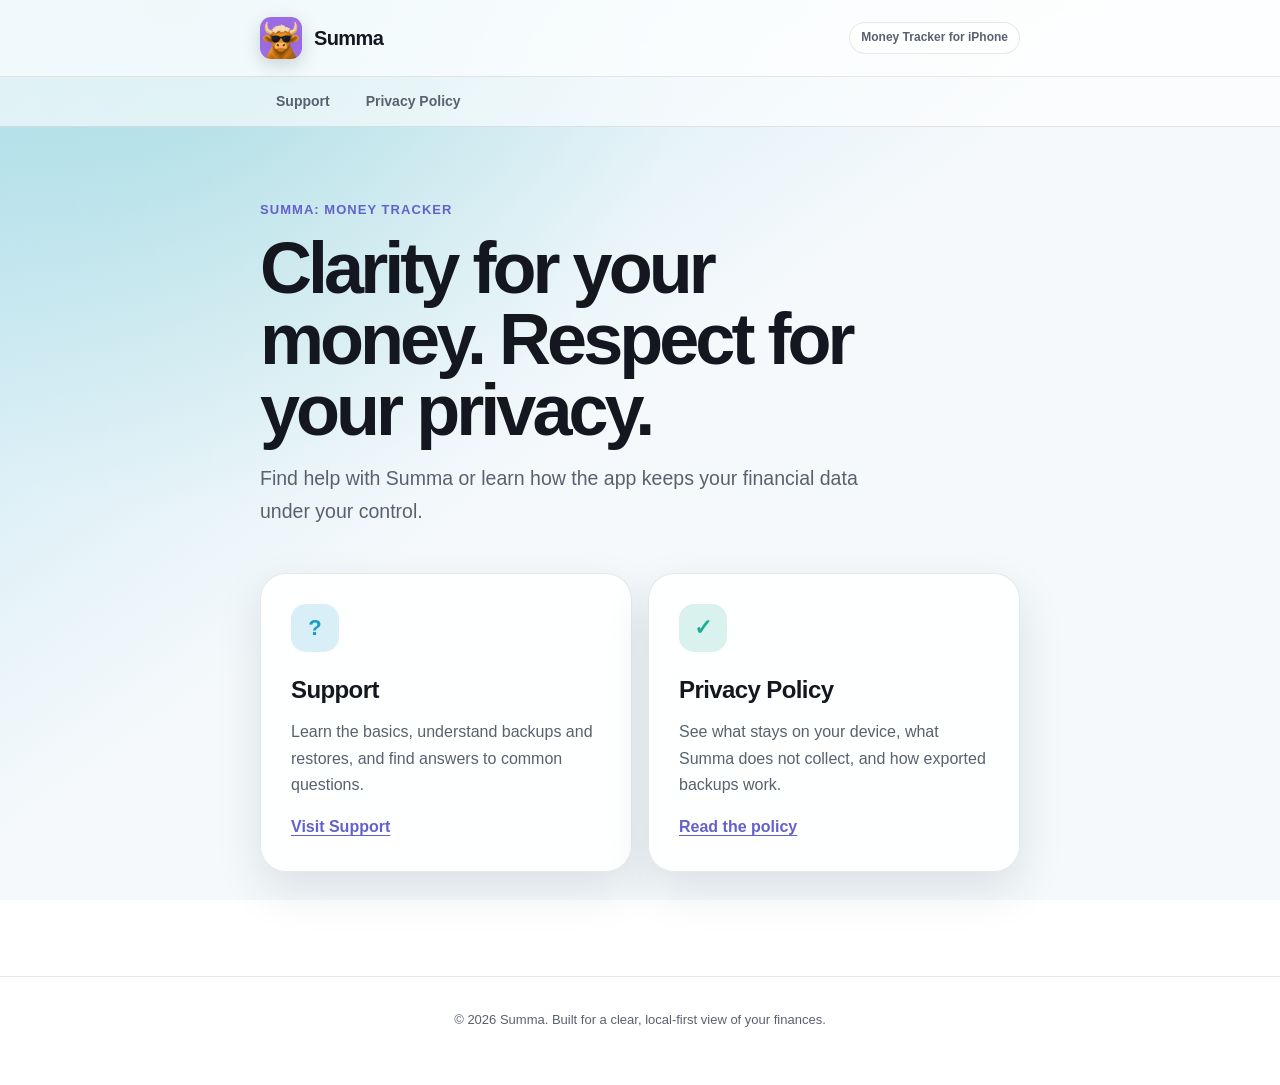
<file: index.html>
<!doctype html>
<html lang="en">
<head>
  <meta charset="utf-8">
  <meta name="viewport" content="width=device-width, initial-scale=1">
  <meta name="description" content="Support and privacy information for Summa: Money Tracker.">
  <meta name="theme-color" content="#141720">
  <title>Summa — Support &amp; Privacy</title>
  <link rel="icon" type="image/png" href="assets/summa-icon.png">
  <link rel="stylesheet" href="assets/styles.css">
</head>
<body>
  <header class="site-header">
    <div class="header-inner">
      <a class="brand" href="./" aria-label="Summa home">
        <img src="assets/summa-icon.png" alt="" width="42" height="42">
        <span>Summa</span>
      </a>
      <span class="product-label">Money Tracker for iPhone</span>
    </div>
  </header>

  <nav class="site-nav" aria-label="Primary navigation">
    <div class="nav-inner">
      <a href="support.html">Support</a>
      <a href="privacy-policy.html">Privacy Policy</a>
    </div>
  </nav>

  <main class="container">
    <p class="eyebrow">Summa: Money Tracker</p>
    <h1>Clarity for your money. Respect for your privacy.</h1>
    <p class="lede">Find help with Summa or learn how the app keeps your financial data under your control.</p>

    <div class="card-grid">
      <article class="card" style="--accent: var(--cyan)">
        <div class="icon-tile" aria-hidden="true">?</div>
        <h2>Support</h2>
        <p>Learn the basics, understand backups and restores, and find answers to common questions.</p>
        <a class="text-link" href="support.html">Visit Support</a>
      </article>

      <article class="card" style="--accent: var(--teal)">
        <div class="icon-tile" aria-hidden="true">✓</div>
        <h2>Privacy Policy</h2>
        <p>See what stays on your device, what Summa does not collect, and how exported backups work.</p>
        <a class="text-link" href="privacy-policy.html">Read the policy</a>
      </article>
    </div>
  </main>

  <footer class="site-footer">
    <p>© 2026 Summa. Built for a clear, local-first view of your finances.</p>
  </footer>
</body>
</html>
</file>
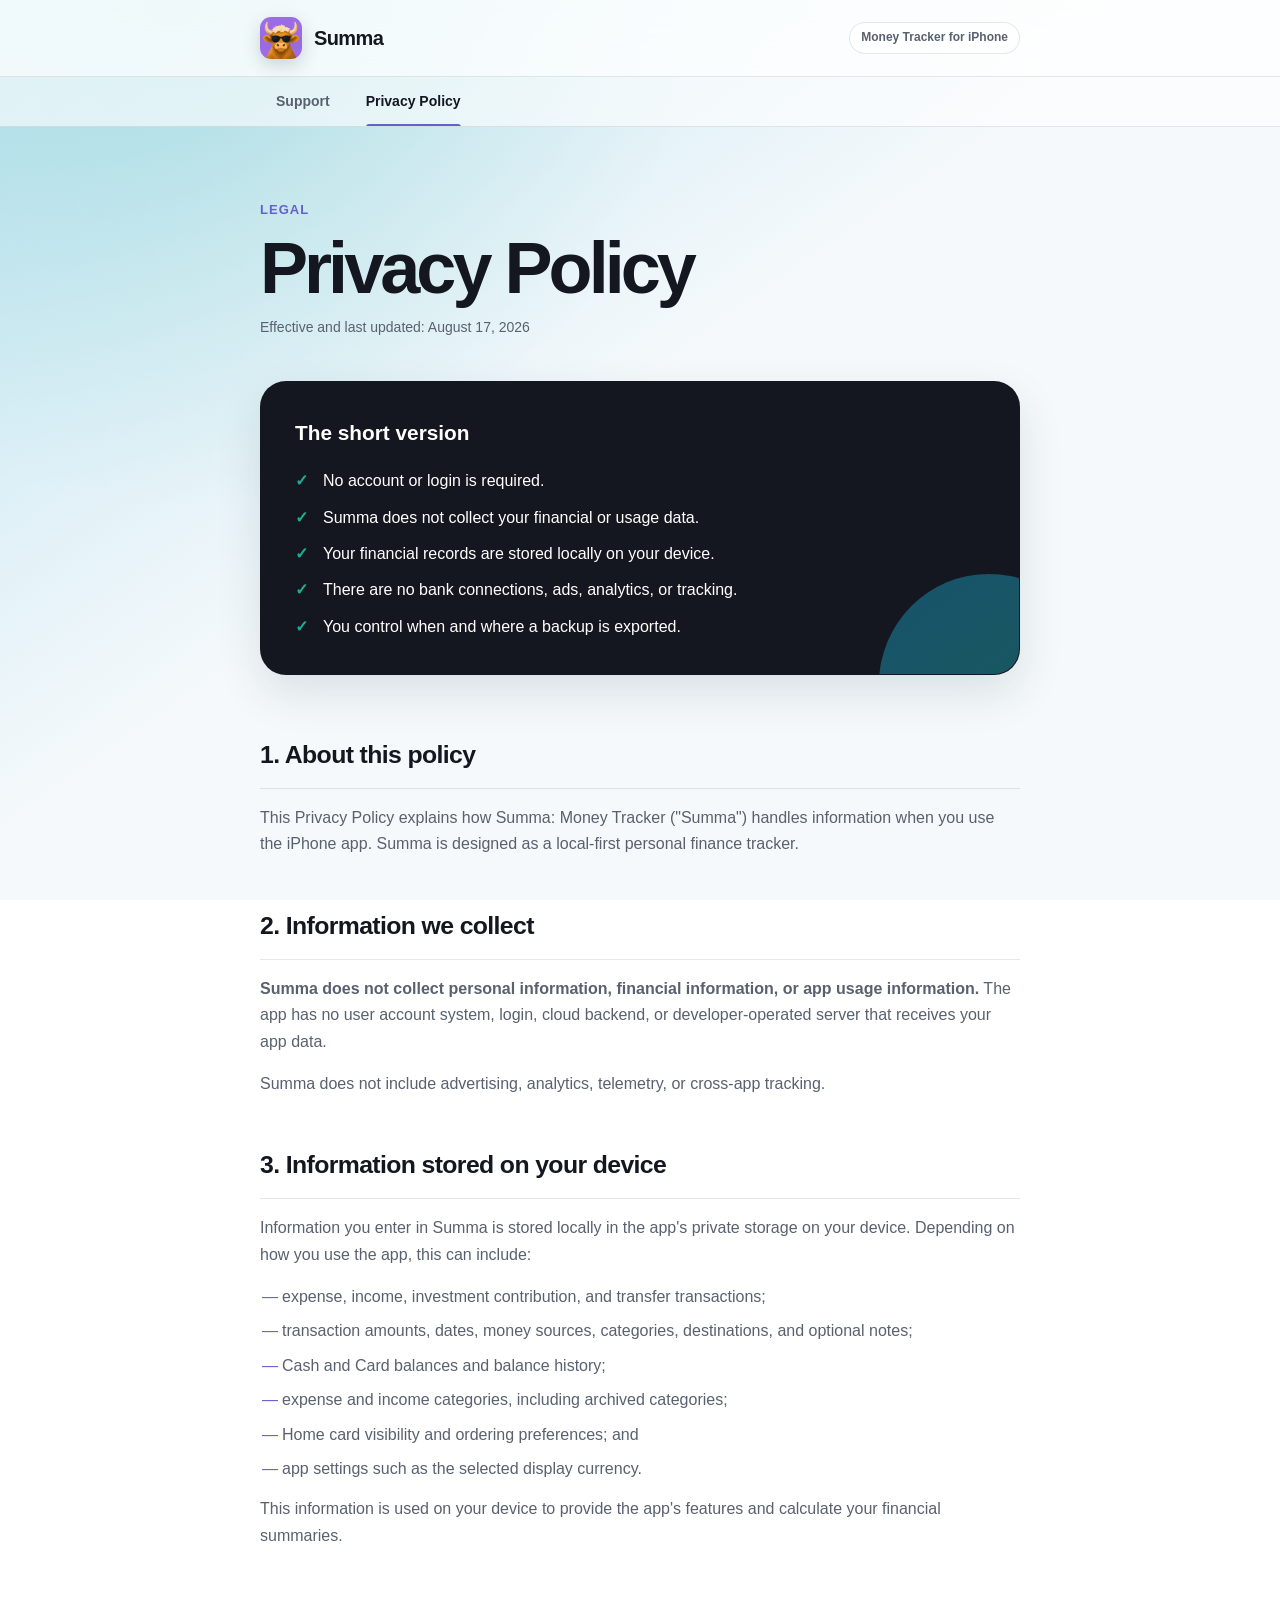
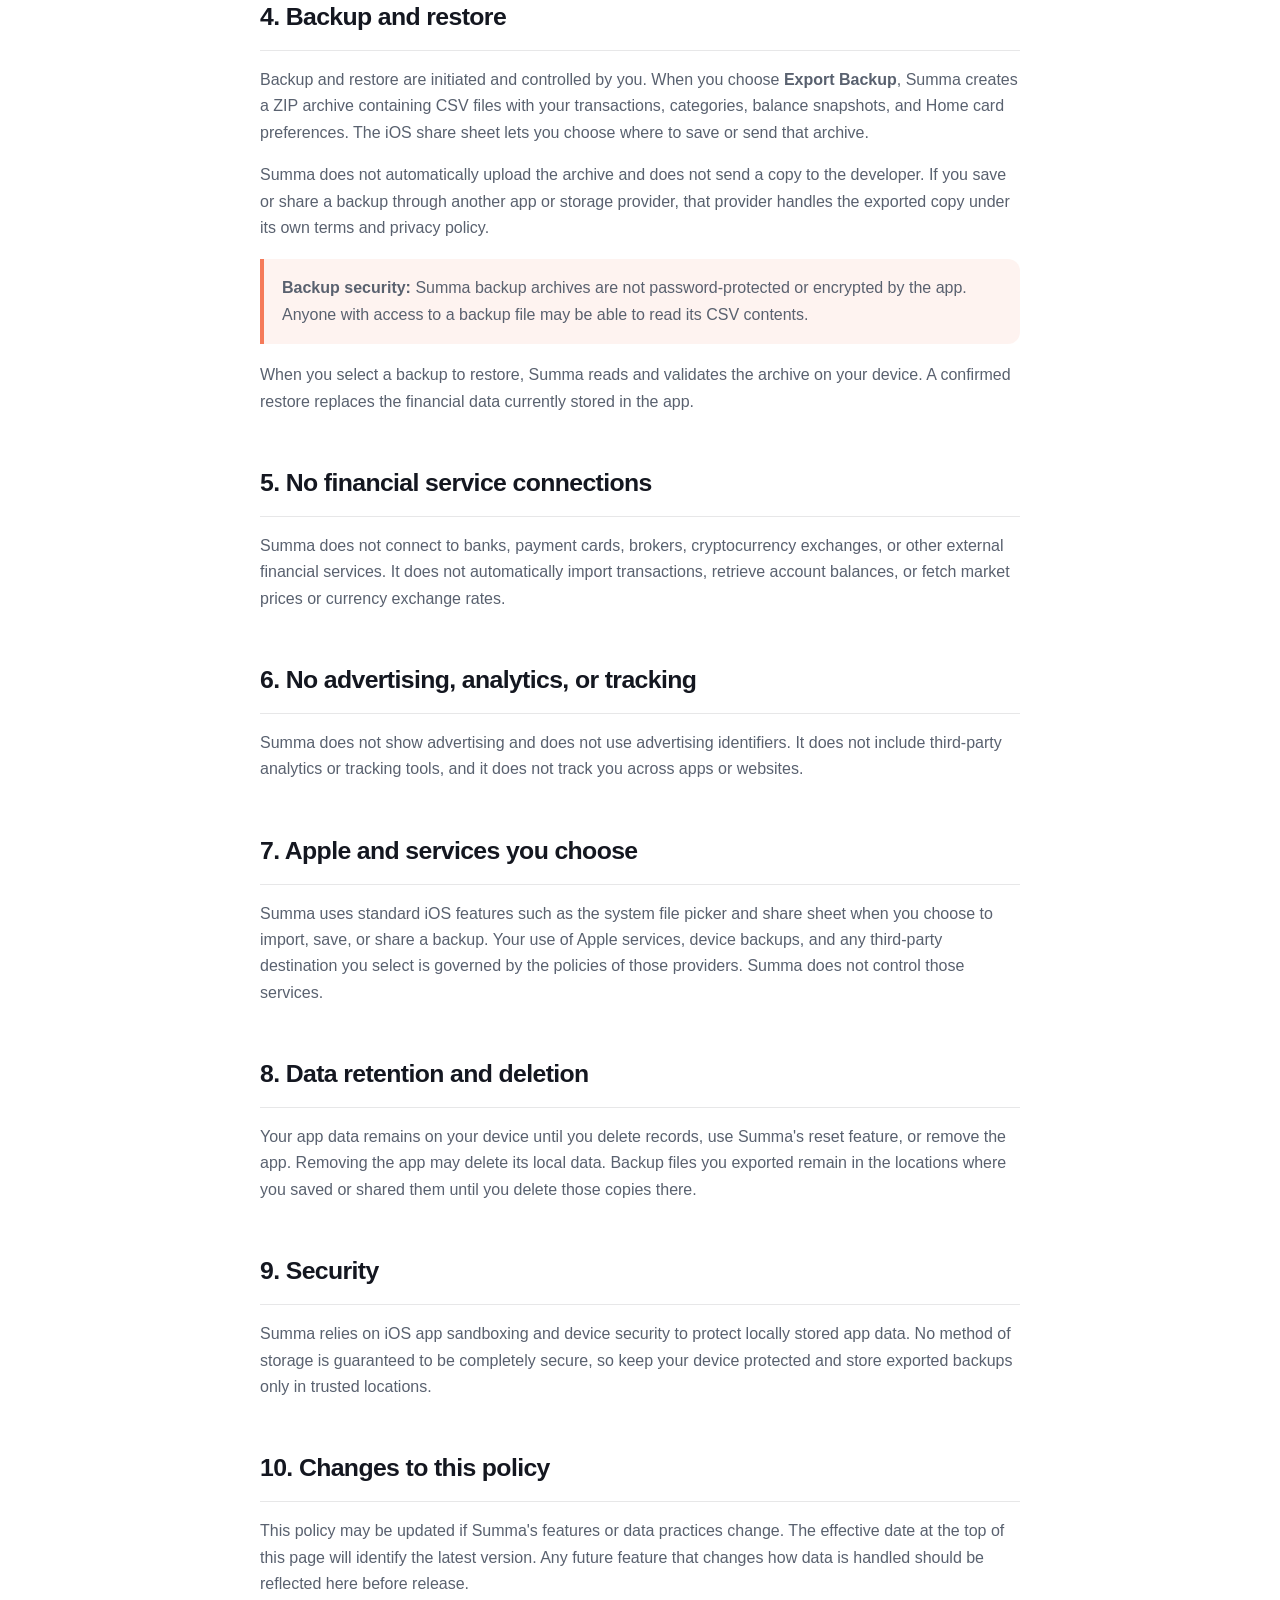
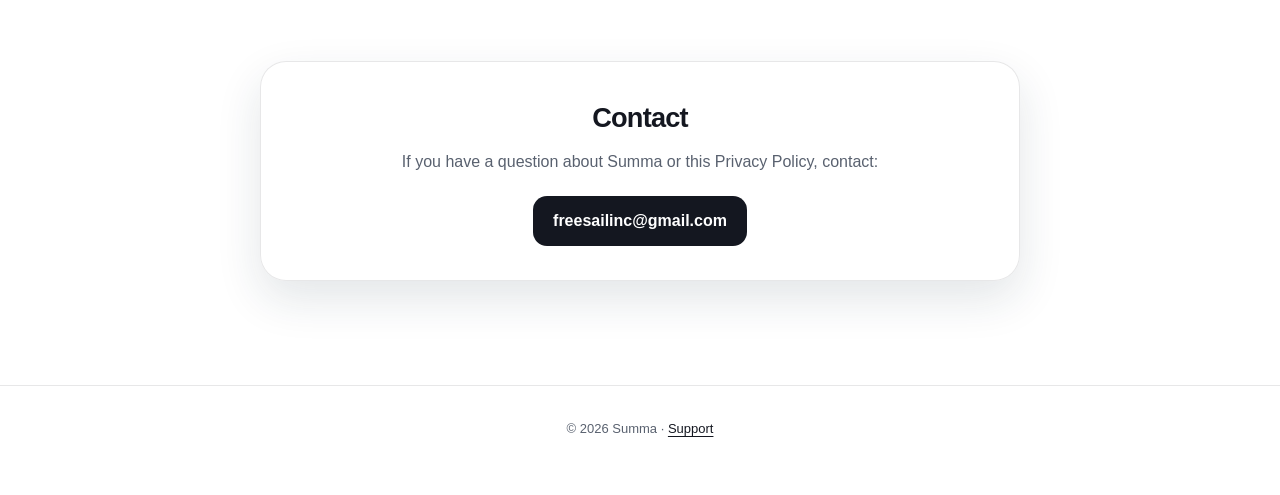
<file: privacy-policy.html>
<!doctype html>
<html lang="en">
<head>
  <meta charset="utf-8">
  <meta name="viewport" content="width=device-width, initial-scale=1">
  <meta name="description" content="Privacy Policy for Summa: Money Tracker, a local-first personal finance app for iPhone.">
  <meta name="theme-color" content="#141720">
  <title>Privacy Policy — Summa</title>
  <link rel="icon" type="image/png" href="assets/summa-icon.png">
  <link rel="stylesheet" href="assets/styles.css">
</head>
<body>
  <header class="site-header">
    <div class="header-inner">
      <a class="brand" href="../" aria-label="Summa home">
        <img src="assets/summa-icon.png" alt="" width="42" height="42">
        <span>Summa</span>
      </a>
      <span class="product-label">Money Tracker for iPhone</span>
    </div>
  </header>

  <nav class="site-nav" aria-label="Primary navigation">
    <div class="nav-inner">
      <a href="support.html">Support</a>
      <a href="privacy-policy.html" aria-current="page">Privacy Policy</a>
    </div>
  </nav>

  <main class="container">
    <p class="eyebrow">Legal</p>
    <h1>Privacy Policy</h1>
    <p class="meta">Effective and last updated: August 17, 2026</p>

    <div class="summary">
      <h2>The short version</h2>
      <ul class="check-list">
        <li>No account or login is required.</li>
        <li>Summa does not collect your financial or usage data.</li>
        <li>Your financial records are stored locally on your device.</li>
        <li>There are no bank connections, ads, analytics, or tracking.</li>
        <li>You control when and where a backup is exported.</li>
      </ul>
    </div>

    <section class="legal-section">
      <h2>1. About this policy</h2>
      <p>This Privacy Policy explains how Summa: Money Tracker ("Summa") handles information when you use the iPhone app. Summa is designed as a local-first personal finance tracker.</p>
    </section>

    <section class="legal-section">
      <h2>2. Information we collect</h2>
      <p><strong>Summa does not collect personal information, financial information, or app usage information.</strong> The app has no user account system, login, cloud backend, or developer-operated server that receives your app data.</p>
      <p>Summa does not include advertising, analytics, telemetry, or cross-app tracking.</p>
    </section>

    <section class="legal-section">
      <h2>3. Information stored on your device</h2>
      <p>Information you enter in Summa is stored locally in the app's private storage on your device. Depending on how you use the app, this can include:</p>
      <ul class="plain-list">
        <li>expense, income, investment contribution, and transfer transactions;</li>
        <li>transaction amounts, dates, money sources, categories, destinations, and optional notes;</li>
        <li>Cash and Card balances and balance history;</li>
        <li>expense and income categories, including archived categories;</li>
        <li>Home card visibility and ordering preferences; and</li>
        <li>app settings such as the selected display currency.</li>
      </ul>
      <p>This information is used on your device to provide the app's features and calculate your financial summaries.</p>
    </section>

    <section class="legal-section">
      <h2>4. Backup and restore</h2>
      <p>Backup and restore are initiated and controlled by you. When you choose <strong>Export Backup</strong>, Summa creates a ZIP archive containing CSV files with your transactions, categories, balance snapshots, and Home card preferences. The iOS share sheet lets you choose where to save or send that archive.</p>
      <p>Summa does not automatically upload the archive and does not send a copy to the developer. If you save or share a backup through another app or storage provider, that provider handles the exported copy under its own terms and privacy policy.</p>
      <div class="notice"><strong>Backup security:</strong> Summa backup archives are not password-protected or encrypted by the app. Anyone with access to a backup file may be able to read its CSV contents.</div>
      <p>When you select a backup to restore, Summa reads and validates the archive on your device. A confirmed restore replaces the financial data currently stored in the app.</p>
    </section>

    <section class="legal-section">
      <h2>5. No financial service connections</h2>
      <p>Summa does not connect to banks, payment cards, brokers, cryptocurrency exchanges, or other external financial services. It does not automatically import transactions, retrieve account balances, or fetch market prices or currency exchange rates.</p>
    </section>

    <section class="legal-section">
      <h2>6. No advertising, analytics, or tracking</h2>
      <p>Summa does not show advertising and does not use advertising identifiers. It does not include third-party analytics or tracking tools, and it does not track you across apps or websites.</p>
    </section>

    <section class="legal-section">
      <h2>7. Apple and services you choose</h2>
      <p>Summa uses standard iOS features such as the system file picker and share sheet when you choose to import, save, or share a backup. Your use of Apple services, device backups, and any third-party destination you select is governed by the policies of those providers. Summa does not control those services.</p>
    </section>

    <section class="legal-section">
      <h2>8. Data retention and deletion</h2>
      <p>Your app data remains on your device until you delete records, use Summa's reset feature, or remove the app. Removing the app may delete its local data. Backup files you exported remain in the locations where you saved or shared them until you delete those copies there.</p>
    </section>

    <section class="legal-section">
      <h2>9. Security</h2>
      <p>Summa relies on iOS app sandboxing and device security to protect locally stored app data. No method of storage is guaranteed to be completely secure, so keep your device protected and store exported backups only in trusted locations.</p>
    </section>

    <section class="legal-section">
      <h2>10. Changes to this policy</h2>
      <p>This policy may be updated if Summa's features or data practices change. The effective date at the top of this page will identify the latest version. Any future feature that changes how data is handled should be reflected here before release.</p>
    </section>

    <section class="contact-card" aria-labelledby="contact">
      <h2 id="contact">Contact</h2>
      <p>If you have a question about Summa or this Privacy Policy, contact:</p>
      <a class="button" href="mailto:freesailinc@gmail.com?subject=Summa%20Privacy">freesailinc@gmail.com</a>
    </section>
  </main>

  <footer class="site-footer">
    <p>© 2026 Summa · <a href="support.html">Support</a></p>
  </footer>
</body>
</html>
</file>
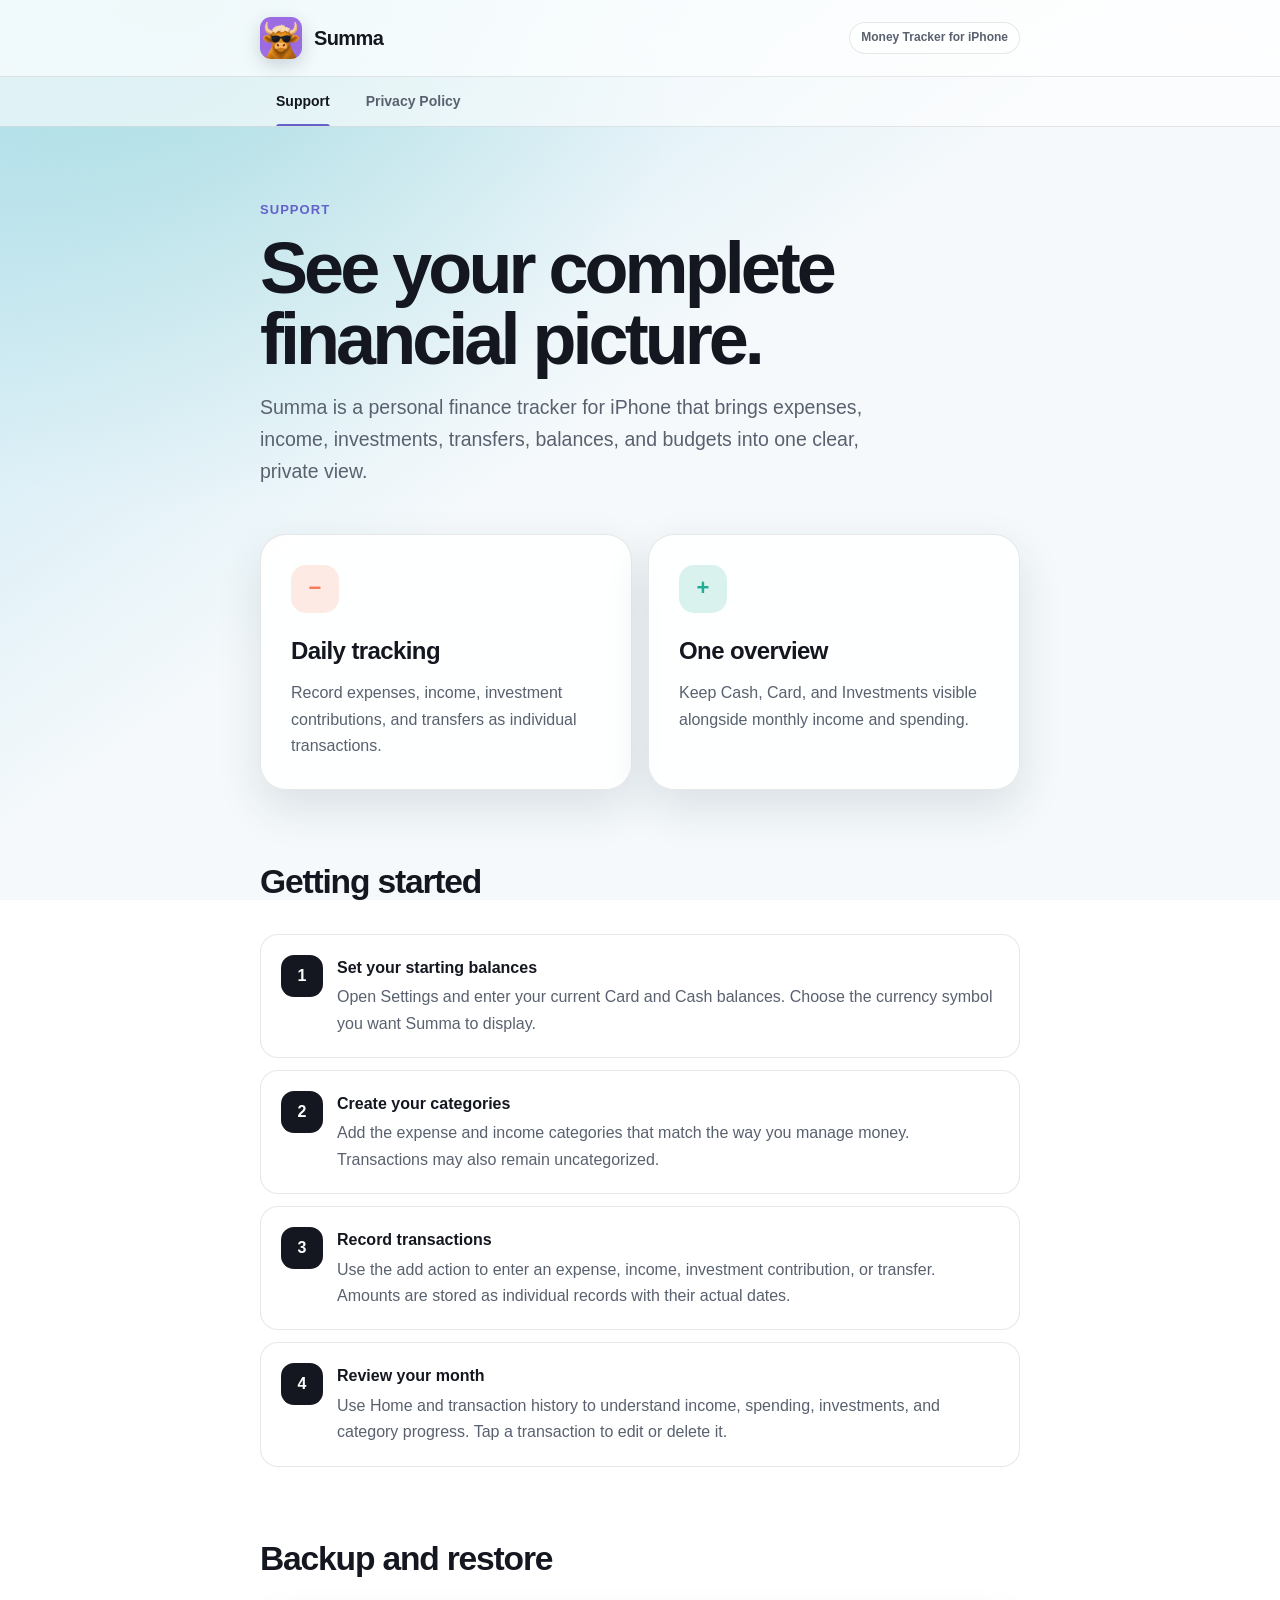
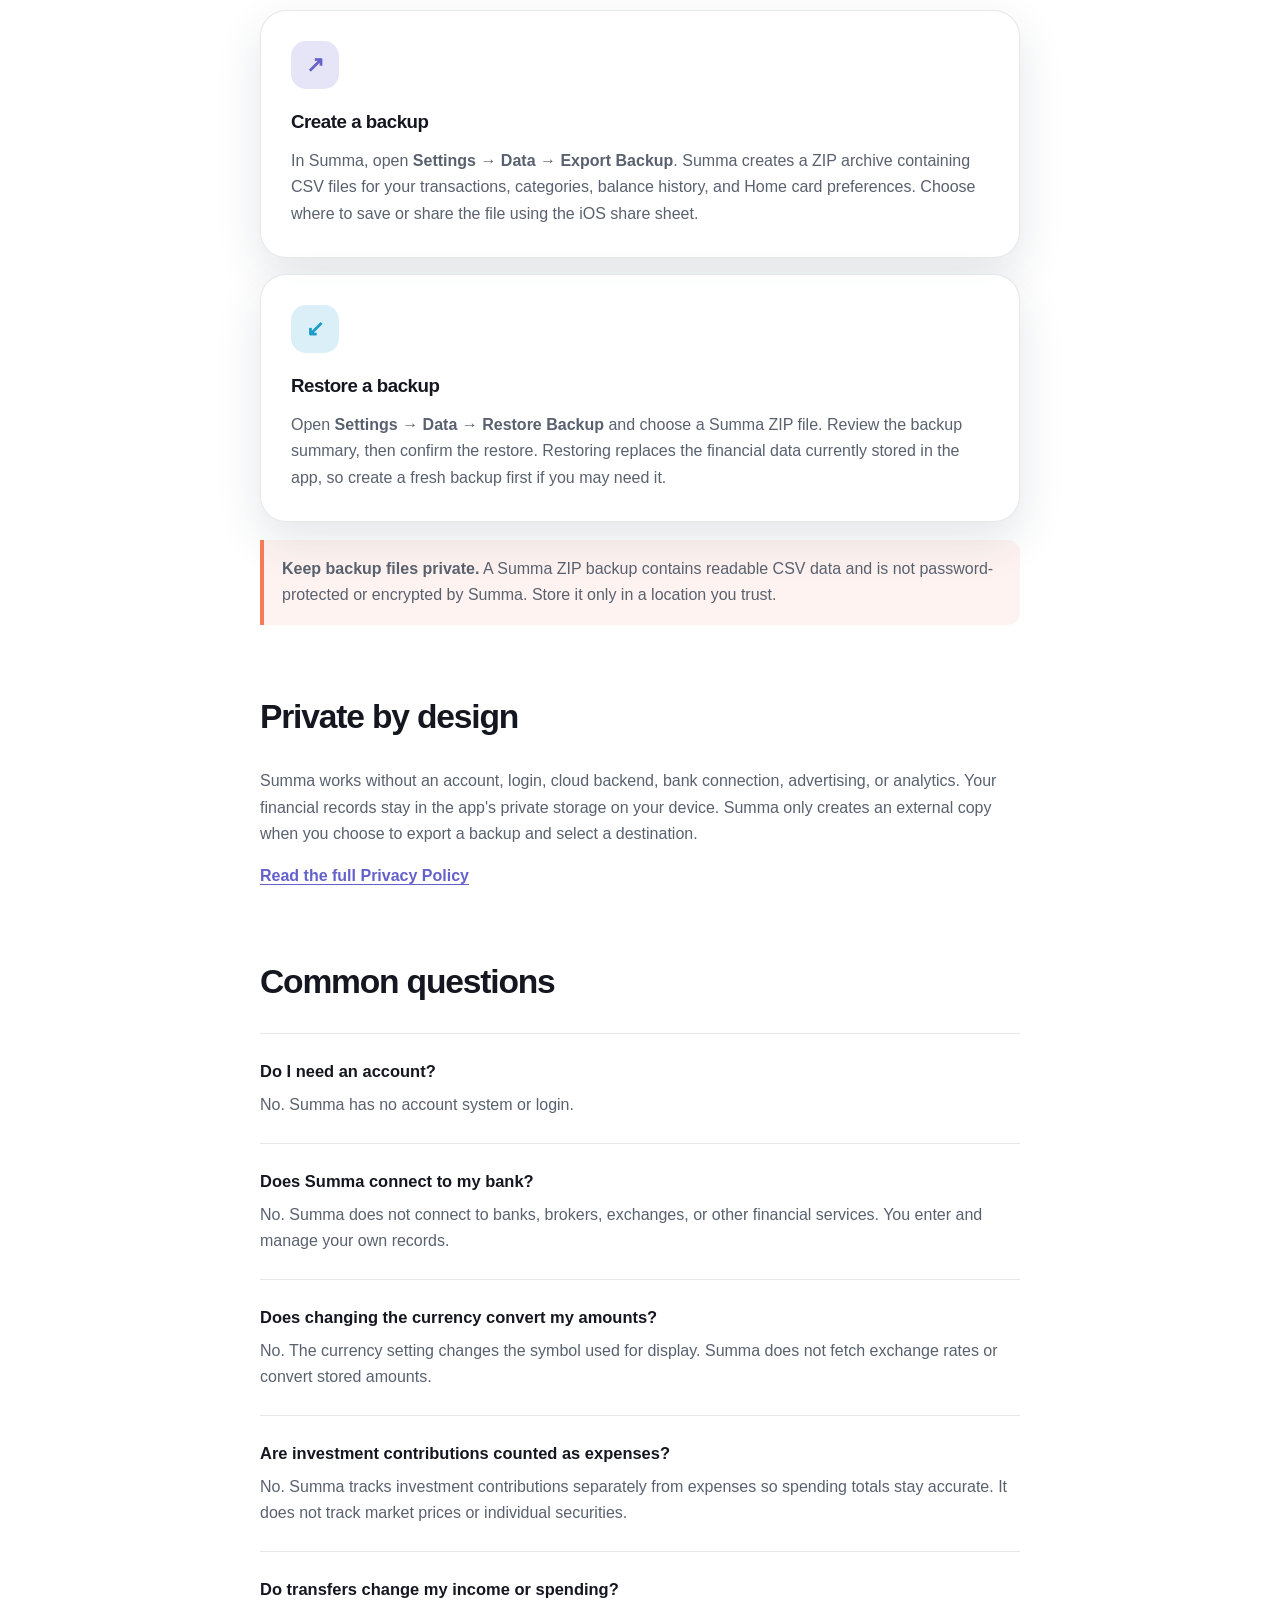
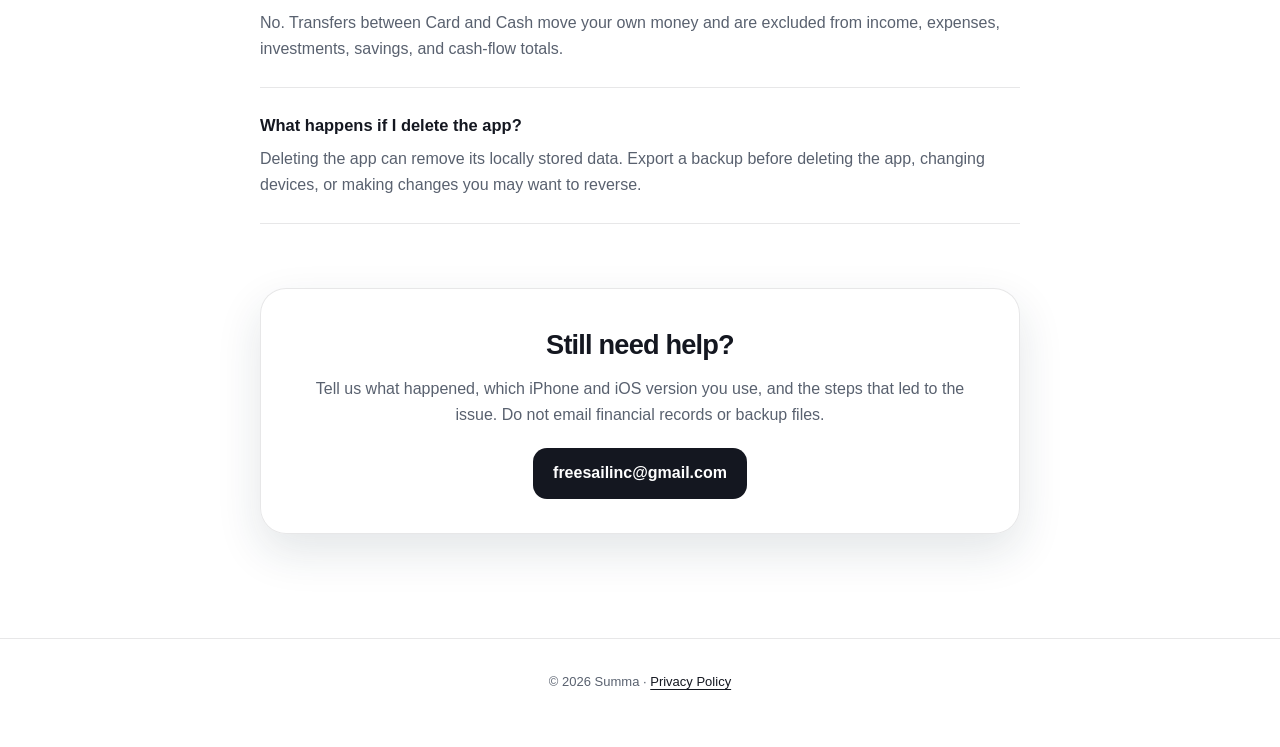
<file: support.html>
<!doctype html>
<html lang="en">
<head>
  <meta charset="utf-8">
  <meta name="viewport" content="width=device-width, initial-scale=1">
  <meta name="description" content="Help, frequently asked questions, and contact information for Summa: Money Tracker.">
  <meta name="theme-color" content="#141720">
  <title>Support — Summa</title>
  <link rel="icon" type="image/png" href="assets/summa-icon.png">
  <link rel="stylesheet" href="assets/styles.css">
</head>
<body>
  <header class="site-header">
    <div class="header-inner">
      <a class="brand" href="../" aria-label="Summa home">
        <img src="assets/summa-icon.png" alt="" width="42" height="42">
        <span>Summa</span>
      </a>
      <span class="product-label">Money Tracker for iPhone</span>
    </div>
  </header>

  <nav class="site-nav" aria-label="Primary navigation">
    <div class="nav-inner">
      <a href="support.html" aria-current="page">Support</a>
      <a href="privacy-policy.html">Privacy Policy</a>
    </div>
  </nav>

  <main class="container">
    <p class="eyebrow">Support</p>
    <h1>See your complete financial picture.</h1>
    <p class="lede">Summa is a personal finance tracker for iPhone that brings expenses, income, investments, transfers, balances, and budgets into one clear, private view.</p>

    <div class="card-grid">
      <article class="card" style="--accent: var(--coral)">
        <div class="icon-tile" aria-hidden="true">−</div>
        <h2>Daily tracking</h2>
        <p>Record expenses, income, investment contributions, and transfers as individual transactions.</p>
      </article>
      <article class="card" style="--accent: var(--teal)">
        <div class="icon-tile" aria-hidden="true">+</div>
        <h2>One overview</h2>
        <p>Keep Cash, Card, and Investments visible alongside monthly income and spending.</p>
      </article>
    </div>

    <section class="section" aria-labelledby="getting-started">
      <h2 id="getting-started">Getting started</h2>
      <ol class="steps">
        <li><div><strong>Set your starting balances</strong>Open Settings and enter your current Card and Cash balances. Choose the currency symbol you want Summa to display.</div></li>
        <li><div><strong>Create your categories</strong>Add the expense and income categories that match the way you manage money. Transactions may also remain uncategorized.</div></li>
        <li><div><strong>Record transactions</strong>Use the add action to enter an expense, income, investment contribution, or transfer. Amounts are stored as individual records with their actual dates.</div></li>
        <li><div><strong>Review your month</strong>Use Home and transaction history to understand income, spending, investments, and category progress. Tap a transaction to edit or delete it.</div></li>
      </ol>
    </section>

    <section class="section" aria-labelledby="backups">
      <h2 id="backups">Backup and restore</h2>
      <div class="card" style="--accent: var(--violet)">
        <div class="icon-tile" aria-hidden="true">↗</div>
        <h3>Create a backup</h3>
        <p>In Summa, open <strong>Settings → Data → Export Backup</strong>. Summa creates a ZIP archive containing CSV files for your transactions, categories, balance history, and Home card preferences. Choose where to save or share the file using the iOS share sheet.</p>
      </div>
      <div class="card" style="--accent: var(--cyan); margin-top: 16px">
        <div class="icon-tile" aria-hidden="true">↙</div>
        <h3>Restore a backup</h3>
        <p>Open <strong>Settings → Data → Restore Backup</strong> and choose a Summa ZIP file. Review the backup summary, then confirm the restore. Restoring replaces the financial data currently stored in the app, so create a fresh backup first if you may need it.</p>
      </div>
      <div class="notice"><strong>Keep backup files private.</strong> A Summa ZIP backup contains readable CSV data and is not password-protected or encrypted by Summa. Store it only in a location you trust.</div>
    </section>

    <section class="section" aria-labelledby="privacy">
      <h2 id="privacy">Private by design</h2>
      <p>Summa works without an account, login, cloud backend, bank connection, advertising, or analytics. Your financial records stay in the app's private storage on your device. Summa only creates an external copy when you choose to export a backup and select a destination.</p>
      <p><a class="text-link" href="privacy-policy.html">Read the full Privacy Policy</a></p>
    </section>

    <section class="section" aria-labelledby="faq">
      <h2 id="faq">Common questions</h2>
      <div class="faq-list">
        <article class="faq-item">
          <h3 class="faq-question">Do I need an account?</h3>
          <p class="faq-answer">No. Summa has no account system or login.</p>
        </article>
        <article class="faq-item">
          <h3 class="faq-question">Does Summa connect to my bank?</h3>
          <p class="faq-answer">No. Summa does not connect to banks, brokers, exchanges, or other financial services. You enter and manage your own records.</p>
        </article>
        <article class="faq-item">
          <h3 class="faq-question">Does changing the currency convert my amounts?</h3>
          <p class="faq-answer">No. The currency setting changes the symbol used for display. Summa does not fetch exchange rates or convert stored amounts.</p>
        </article>
        <article class="faq-item">
          <h3 class="faq-question">Are investment contributions counted as expenses?</h3>
          <p class="faq-answer">No. Summa tracks investment contributions separately from expenses so spending totals stay accurate. It does not track market prices or individual securities.</p>
        </article>
        <article class="faq-item">
          <h3 class="faq-question">Do transfers change my income or spending?</h3>
          <p class="faq-answer">No. Transfers between Card and Cash move your own money and are excluded from income, expenses, investments, savings, and cash-flow totals.</p>
        </article>
        <article class="faq-item">
          <h3 class="faq-question">What happens if I delete the app?</h3>
          <p class="faq-answer">Deleting the app can remove its locally stored data. Export a backup before deleting the app, changing devices, or making changes you may want to reverse.</p>
        </article>
      </div>
    </section>

    <section class="contact-card" aria-labelledby="contact">
      <h2 id="contact">Still need help?</h2>
      <p>Tell us what happened, which iPhone and iOS version you use, and the steps that led to the issue. Do not email financial records or backup files.</p>
      <a class="button" href="mailto:freesailinc@gmail.com?subject=Summa%20Support">freesailinc@gmail.com</a>
    </section>
  </main>

  <footer class="site-footer">
    <p>© 2026 Summa · <a href="privacy-policy.html">Privacy Policy</a></p>
  </footer>
</body>
</html>
</file>
<file: assets/styles.css>
:root {
  color-scheme: light dark;
  --page-start: #bde3f2;
  --page-end: #f5f9fb;
  --surface: rgba(255, 255, 255, 0.9);
  --surface-solid: #ffffff;
  --ink: #141720;
  --muted: #59616f;
  --line: rgba(20, 23, 32, 0.1);
  --nav: #141720;
  --cyan: #1a9ccb;
  --teal: #20ad96;
  --violet: #6461ca;
  --coral: #f57a59;
  --shadow: 0 18px 45px rgba(24, 52, 68, 0.12);
  --content: 760px;
}

@media (prefers-color-scheme: dark) {
  :root {
    --page-start: #0a1a29;
    --page-end: #07101c;
    --surface: rgba(18, 29, 43, 0.92);
    --surface-solid: #121d2b;
    --ink: #f0f5fc;
    --muted: #acb9ca;
    --line: rgba(210, 224, 242, 0.14);
    --nav: #111c2a;
    --cyan: #4db8dc;
    --teal: #52cdb5;
    --violet: #9c94fa;
    --coral: #ff806b;
    --shadow: 0 20px 54px rgba(0, 0, 0, 0.35);
  }
}

*,
*::before,
*::after {
  box-sizing: border-box;
}

html {
  scroll-behavior: smooth;
}

body {
  margin: 0;
  min-height: 100vh;
  background:
    radial-gradient(circle at 14% 0%, color-mix(in srgb, var(--teal) 18%, transparent), transparent 32rem),
    linear-gradient(145deg, var(--page-start), var(--page-end) 43rem);
  background-attachment: fixed;
  color: var(--ink);
  font-family: -apple-system, BlinkMacSystemFont, "SF Pro Display", "Segoe UI", sans-serif;
  font-size: 16px;
  line-height: 1.65;
  -webkit-font-smoothing: antialiased;
}

a {
  color: inherit;
}

a:focus-visible {
  outline: 3px solid color-mix(in srgb, var(--cyan) 70%, white);
  outline-offset: 4px;
  border-radius: 6px;
}

.site-header {
  position: sticky;
  top: 0;
  z-index: 10;
  border-bottom: 1px solid var(--line);
  background: color-mix(in srgb, var(--surface-solid) 82%, transparent);
  backdrop-filter: blur(18px);
  -webkit-backdrop-filter: blur(18px);
}

.header-inner,
.nav-inner,
.container {
  width: min(100% - 40px, var(--content));
  margin-inline: auto;
}

.header-inner {
  min-height: 76px;
  display: flex;
  align-items: center;
  justify-content: space-between;
  gap: 20px;
}

.brand {
  display: inline-flex;
  align-items: center;
  gap: 12px;
  color: var(--ink);
  text-decoration: none;
  font-size: 20px;
  font-weight: 760;
  letter-spacing: -0.03em;
}

.brand img {
  width: 42px;
  height: 42px;
  border-radius: 11px;
  box-shadow: 0 6px 18px rgba(35, 54, 78, 0.2);
}

.product-label {
  padding: 5px 11px;
  border: 1px solid var(--line);
  border-radius: 999px;
  color: var(--muted);
  background: color-mix(in srgb, var(--surface-solid) 64%, transparent);
  font-size: 12px;
  font-weight: 650;
}

.site-nav {
  border-bottom: 1px solid var(--line);
  background: color-mix(in srgb, var(--surface-solid) 60%, transparent);
}

.nav-inner {
  display: flex;
  gap: 4px;
  overflow-x: auto;
}

.nav-inner a {
  position: relative;
  flex: 0 0 auto;
  padding: 13px 16px;
  color: var(--muted);
  text-decoration: none;
  font-size: 14px;
  font-weight: 650;
}

.nav-inner a:hover,
.nav-inner a[aria-current="page"] {
  color: var(--ink);
}

.nav-inner a[aria-current="page"]::after {
  position: absolute;
  right: 16px;
  bottom: -1px;
  left: 16px;
  height: 3px;
  border-radius: 3px 3px 0 0;
  background: var(--violet);
  content: "";
}

.container {
  padding-block: 72px 104px;
}

.eyebrow {
  margin: 0 0 12px;
  color: var(--violet);
  font-size: 13px;
  font-weight: 760;
  letter-spacing: 0.08em;
  text-transform: uppercase;
}

h1,
h2,
h3,
p {
  margin-top: 0;
}

h1 {
  max-width: 680px;
  margin-bottom: 16px;
  font-size: clamp(2.5rem, 8vw, 4.5rem);
  line-height: 0.99;
  letter-spacing: -0.055em;
}

.lede {
  max-width: 640px;
  margin-bottom: 46px;
  color: var(--muted);
  font-size: clamp(1.05rem, 2.5vw, 1.22rem);
}

.card,
.summary,
.contact-card {
  border: 1px solid var(--line);
  border-radius: 26px;
  background: var(--surface);
  box-shadow: var(--shadow);
}

.card {
  padding: 30px;
}

.card-grid {
  display: grid;
  grid-template-columns: repeat(2, minmax(0, 1fr));
  gap: 16px;
}

.card h2,
.card h3 {
  margin-bottom: 10px;
  letter-spacing: -0.025em;
}

.card p:last-child,
.section p:last-child {
  margin-bottom: 0;
}

.card p,
.section p,
.section li,
.faq-answer {
  color: var(--muted);
}

.icon-tile {
  width: 48px;
  height: 48px;
  display: grid;
  place-items: center;
  margin-bottom: 18px;
  border-radius: 15px;
  background: color-mix(in srgb, var(--accent, var(--cyan)) 16%, transparent);
  color: var(--accent, var(--cyan));
  font-size: 22px;
  font-weight: 800;
}

.section {
  margin-top: 64px;
}

.section > h2 {
  margin-bottom: 24px;
  font-size: clamp(1.65rem, 4vw, 2.1rem);
  letter-spacing: -0.035em;
}

.steps {
  display: grid;
  gap: 12px;
  padding: 0;
  list-style: none;
  counter-reset: steps;
}

.steps li {
  display: grid;
  grid-template-columns: 42px 1fr;
  gap: 14px;
  align-items: start;
  padding: 20px;
  border: 1px solid var(--line);
  border-radius: 18px;
  background: color-mix(in srgb, var(--surface-solid) 74%, transparent);
  counter-increment: steps;
}

.steps li::before {
  width: 42px;
  height: 42px;
  display: grid;
  place-items: center;
  border-radius: 13px;
  background: var(--nav);
  color: white;
  content: counter(steps);
  font-weight: 750;
}

.steps strong {
  display: block;
  margin-bottom: 3px;
  color: var(--ink);
}

.faq-list {
  border-top: 1px solid var(--line);
}

.faq-item {
  padding: 24px 0;
  border-bottom: 1px solid var(--line);
}

.faq-question {
  margin-bottom: 7px;
  font-size: 1.03rem;
  font-weight: 720;
}

.faq-answer {
  margin-bottom: 0;
}

.summary {
  position: relative;
  overflow: hidden;
  margin-bottom: 60px;
  padding: 34px;
  background: var(--nav);
  color: white;
}

.summary::after {
  position: absolute;
  width: 220px;
  height: 220px;
  right: -80px;
  bottom: -120px;
  border-radius: 50%;
  background: linear-gradient(145deg, var(--cyan), var(--teal));
  opacity: 0.45;
  content: "";
}

.summary h2 {
  margin-bottom: 18px;
  font-size: 1.3rem;
}

.check-list,
.plain-list {
  margin: 0;
  padding: 0;
  list-style: none;
}

.check-list {
  display: grid;
  gap: 10px;
}

.check-list li {
  position: relative;
  z-index: 1;
  padding-left: 28px;
}

.check-list li::before {
  position: absolute;
  left: 0;
  color: var(--teal);
  content: "✓";
  font-weight: 900;
}

.legal-section {
  margin: 0 0 48px;
}

.legal-section h2 {
  margin-bottom: 16px;
  padding-bottom: 12px;
  border-bottom: 1px solid var(--line);
  font-size: 1.55rem;
  letter-spacing: -0.025em;
}

.legal-section p,
.legal-section li {
  color: var(--muted);
}

.plain-list {
  display: grid;
  gap: 8px;
  margin-block: 14px;
}

.plain-list li {
  position: relative;
  padding-left: 22px;
}

.plain-list li::before {
  position: absolute;
  left: 2px;
  color: var(--violet);
  content: "—";
}

.notice {
  margin-block: 18px;
  padding: 16px 18px;
  border-left: 4px solid var(--coral);
  border-radius: 0 12px 12px 0;
  background: color-mix(in srgb, var(--coral) 9%, transparent);
  color: var(--muted);
}

.contact-card {
  margin-top: 64px;
  padding: 34px;
  text-align: center;
}

.contact-card h2 {
  margin-bottom: 8px;
  font-size: 1.7rem;
  letter-spacing: -0.03em;
}

.contact-card p {
  margin-bottom: 20px;
  color: var(--muted);
}

.button {
  display: inline-flex;
  min-height: 48px;
  align-items: center;
  justify-content: center;
  padding: 12px 20px;
  border-radius: 14px;
  background: var(--nav);
  color: white;
  text-decoration: none;
  font-weight: 720;
}

.button:hover {
  transform: translateY(-1px);
  box-shadow: 0 10px 24px rgba(20, 23, 32, 0.2);
}

.text-link {
  color: var(--violet);
  font-weight: 680;
  text-underline-offset: 3px;
}

.meta {
  margin: -4px 0 42px;
  color: var(--muted);
  font-size: 14px;
}

.site-footer {
  padding: 32px 20px 42px;
  border-top: 1px solid var(--line);
  color: var(--muted);
  text-align: center;
  font-size: 13px;
}

.site-footer a {
  color: var(--ink);
  text-underline-offset: 3px;
}

@media (max-width: 640px) {
  .header-inner,
  .nav-inner,
  .container {
    width: min(100% - 28px, var(--content));
  }

  .header-inner {
    min-height: 68px;
  }

  .brand img {
    width: 38px;
    height: 38px;
  }

  .product-label {
    display: none;
  }

  .container {
    padding-block: 52px 76px;
  }

  .card-grid {
    grid-template-columns: 1fr;
  }

  .card,
  .summary,
  .contact-card {
    padding: 24px;
    border-radius: 21px;
  }

  .section {
    margin-top: 50px;
  }
}

@media (prefers-reduced-motion: reduce) {
  html {
    scroll-behavior: auto;
  }

  *,
  *::before,
  *::after {
    transition: none !important;
  }
}
</file>
